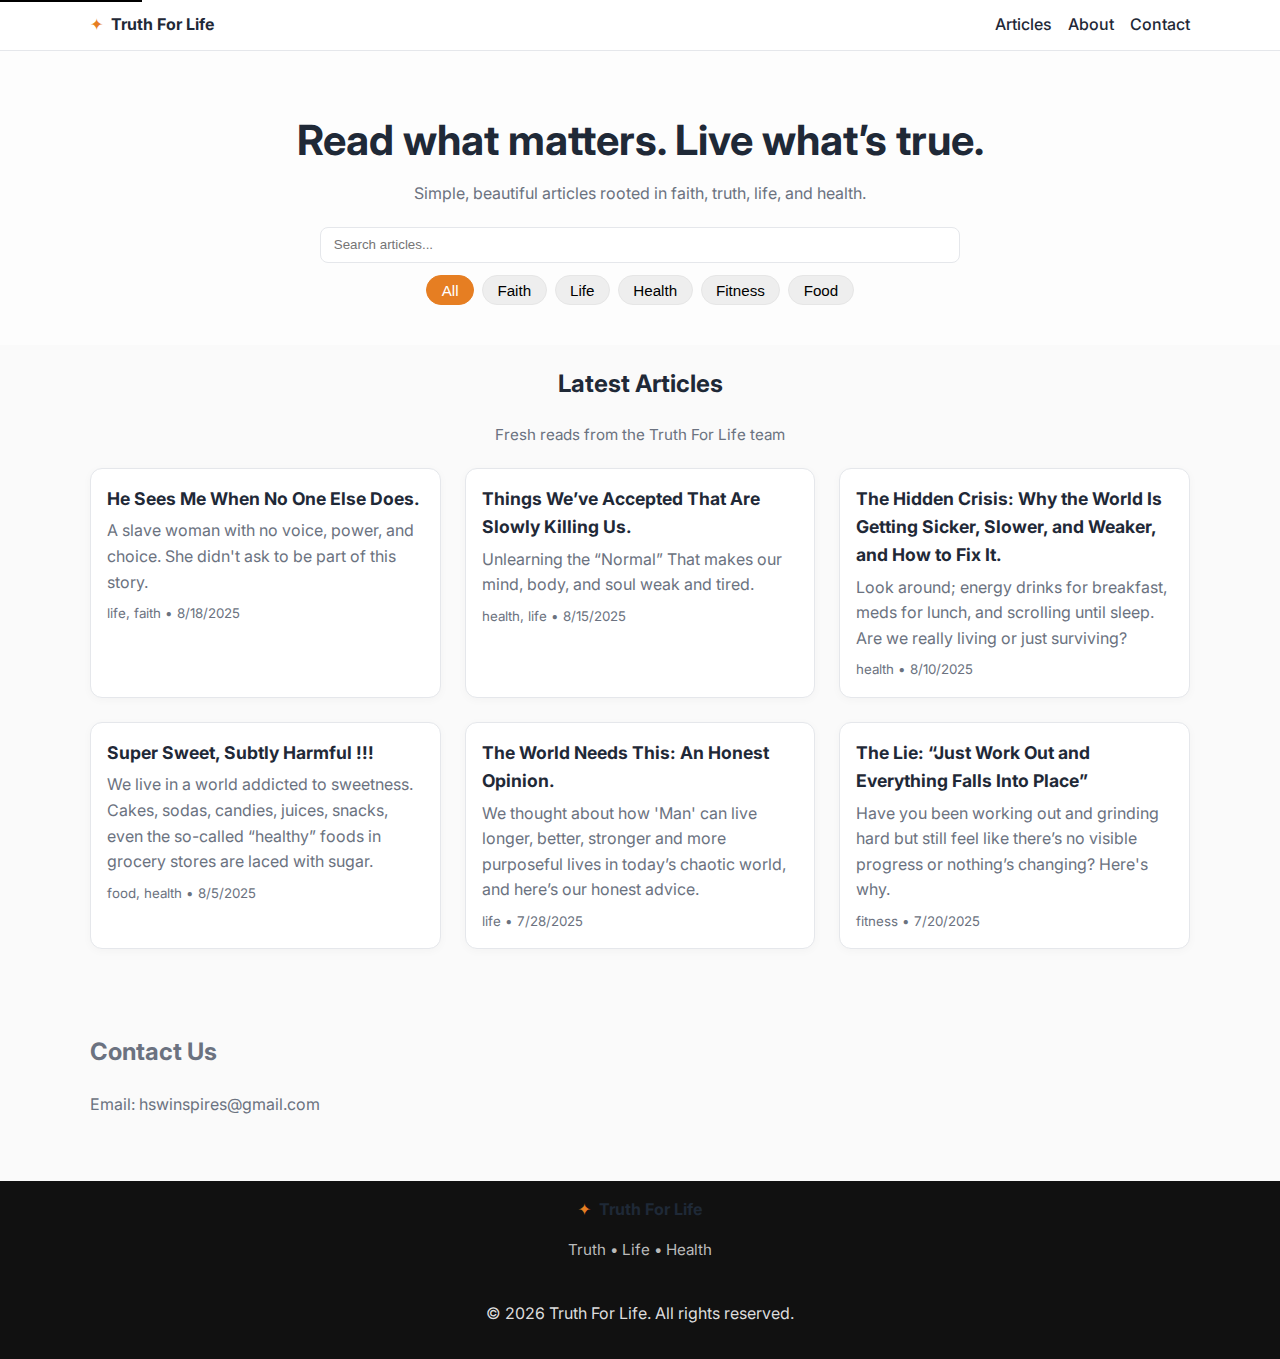
<file: index.html>
<!DOCTYPE html>
<html lang="en">
<head>
  <meta charset="utf-8" />
  <meta name="viewport" content="width=device-width,initial-scale=1" />
  <title>Truth For Life</title>
  <link rel="stylesheet" href="styles/main.css">
</head>
<body data-page="home">
  <a class="skip-link" href="#articles">Skip to articles</a>

  <header class="site-header">
    <div class="container header-bar">
      <a class="brand" href="index.html" aria-label="Truth For Life home">
        <span class="brand-mark">✦</span><span class="brand-name">Truth For Life</span>
      </a>
      <nav class="primary-nav" aria-label="Primary">
        <ul class="menu">
          <li><a href="#articles">Articles</a></li>
          <li><a href="about.html" target="_blank">About</a></li>
          <li><a href="#contact">Contact</a></li>
        </ul>
      </nav>
    </div>
  </header>

  <main class="site-main">
    <section class="hero">
      <div class="container">
        <h1>Read what matters. Live what’s true.</h1>
        <p class="hero-sub">Simple, beautiful articles rooted in faith, truth, life, and health.</p>

        <div class="controls">
          <input id="search" type="search" placeholder="Search articles..." aria-label="Search articles" />
          <div class="chip-row" role="tablist" aria-label="Filter by category">
            <button class="chip is-active" data-filter="all">All</button>
            <button class="chip" data-filter="faith">Faith</button>
            <button class="chip" data-filter="life">Life</button>
            <button class="chip" data-filter="health">Health</button>
            <button class="chip" data-filter="fitness">Fitness</button>
            <button class="chip" data-filter="food">Food</button>
          </div>
        </div>
      </div>
    </section>

    <section id="articles" class="section-articles">
      <div class="container">
        <div class="section-head">
          <h2>Latest Articles</h2>
          <p class="section-sub">Fresh reads from the Truth For Life team</p>
        </div>

        <div id="article-list" class="grid" aria-live="polite"></div>
        <p id="list-empty" class="empty hidden">No articles match your search.</p>
        <p id="list-error" class="error" role="alert"></p>

        <div class="pagination">
          <button id="load-more" class="btn btn-ghost">Load more</button>
        </div>
      </div>
    </section>

    

    <section id="contact" class="section muted">
      <div class="container">
        <h2>Contact Us</h2>
        <p>Email: hswinspires@gmail.com
        </p>
      </div>
    </section>
  </main>

  <footer class="site-footer">
    <div class="container footer-grid">
      <div>
        <a class="brand" href="index.html">
          <span class="brand-mark">✦</span><span class="brand-name">Truth For Life</span>
        </a>
        <p class="foot-note">Truth • Life • Health</p>
      </div>
      <p class="copyright">© <span id="year"></span> Truth For Life. All rights reserved.</p>
    </div>
  </footer>

  <script src="scripts/app.js" defer></script>
</body>
</html>
</file>
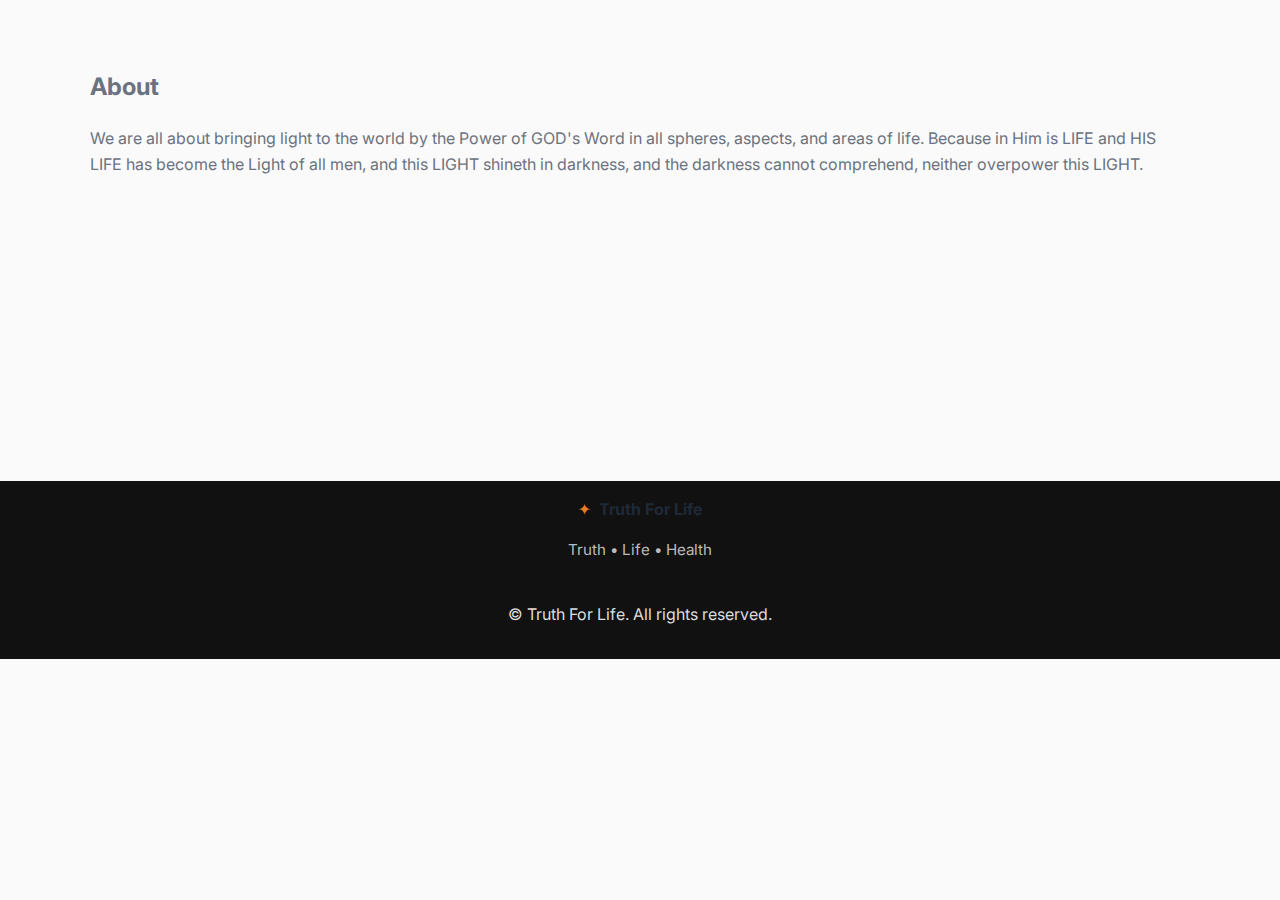
<file: about.html>
<!DOCTYPE html>
<html lang="en">
<head>
  <meta charset="UTF-8">
  <meta name="viewport" content="width=device-width, initial-scale=1.0">
  <title>Truth For Life</title>
  <link rel="stylesheet" href="styles/main.css">
</head>
<body>
  <section id="about" class="section muted">
      <div class="container">
        <h2>About</h2>
        <p>We are all about bringing light to the world by the Power of GOD's Word
        in all spheres, aspects, and areas of life. Because in Him is LIFE and
        HIS LIFE has become the Light of all men, and this LIGHT shineth in
        darkness, and the darkness cannot comprehend, neither overpower this
        LIGHT.</p>
      </div>
    </section>

    <footer class="site-footer" style="position: relative; margin-top: 15rem;">
    <div class="container footer-grid">
      <div>
        <a class="brand" href="index.html">
          <span class="brand-mark">✦</span><span class="brand-name">Truth For Life</span>
        </a>
        <p class="foot-note">Truth • Life • Health</p>
      </div>
      <p class="copyright">© <span id="year"></span> Truth For Life. All rights reserved.</p>
    </div>
  </footer>
</body>
</html>
</file>
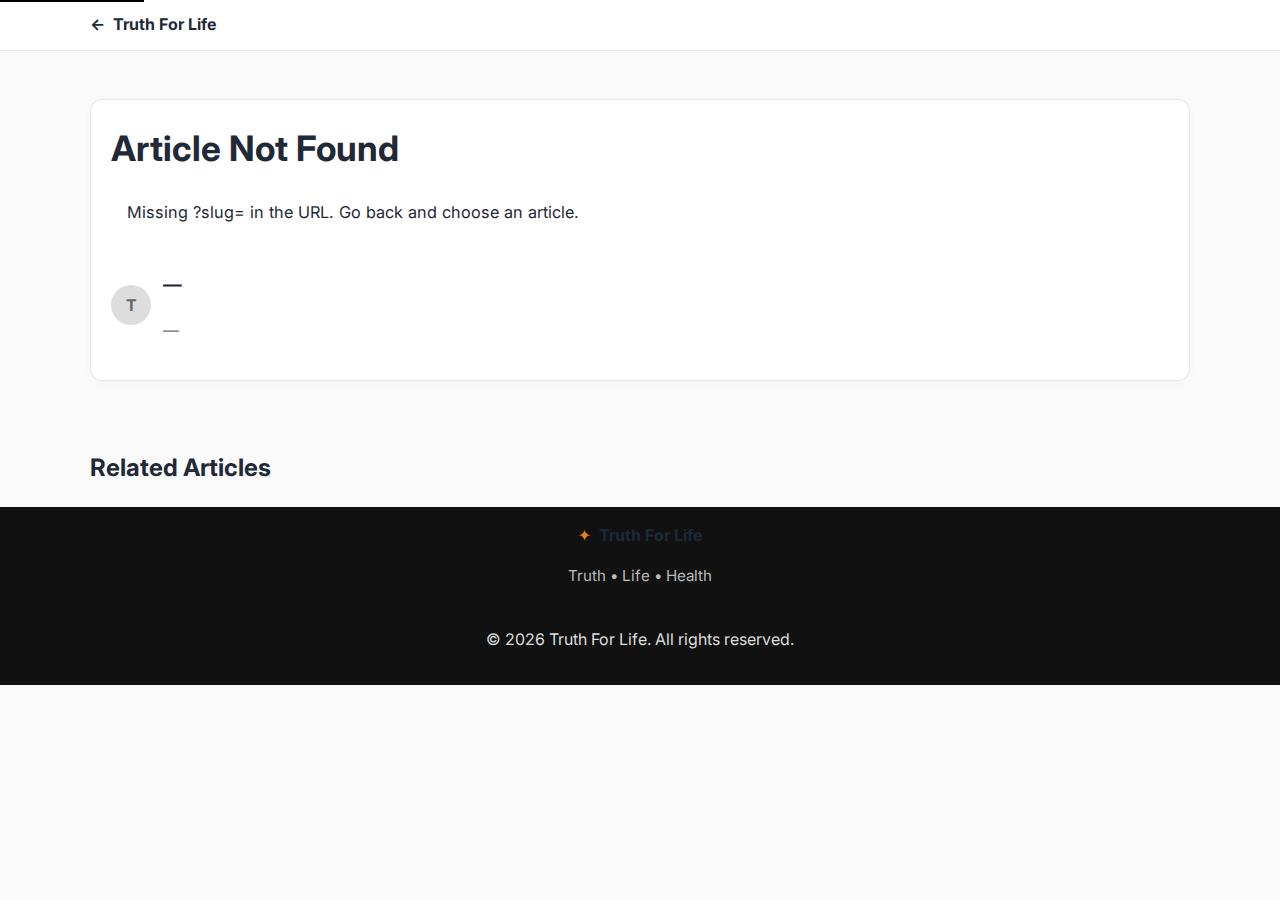
<file: article.html>
<!-- article.html -->
<!doctype html>
<html lang="en">
<head>
  <meta charset="utf-8" />
  <meta name="viewport" content="width=device-width, initial-scale=1" />
  <meta name="description" content="Truth For Life — article" />
  <title>Loading… • Truth For Life</title>
  <link rel="stylesheet" href="styles/main.css" />
</head>
<body data-page="article">
  <a class="skip-link" href="#post">Skip to content</a>

  <header class="site-header">
    <div class="container header-bar">
      <a class="brand" href="index.html" aria-label="Back to home">
        ← <span class="brand-name">Truth For Life</span>
      </a>
    </div>
  </header>

  <main class="site-main">
    <section class="section">
      <div class="container article-layout">
        <article id="post" class="post">
          <header class="post-header">
            <h1 id="post-title" class="post-title">Loading…</h1>
            <div class="post-meta">
              <span id="post-author"></span>
              <time id="post-date"></time>
              <span id="post-readtime" class="readtime"></span>
            </div>
          </header>
          <div id="post-content" class="post-content"><p>Loading article…</p></div>
          <footer class="post-footer">
            <section class="author-box">
              <div class="avatar" aria-hidden="true">T</div>
              <div>
                <h3 id="author-name">—</h3>
                <p id="author-bio" class="muted">—</p>
              </div>
            </section>
          </footer>
        </article>
      </div>
    
    </section>
    <section id="related-articles" class="section-related">
      <div class="container">
        <h2>Related Articles</h2>
      <div id="related-list" class="grid"></div>
      </div>
    </section>
    
  </main>

  <footer class="site-footer">
    <div class="container footer-grid">
      <div>
        <a class="brand" href="index.html">
          <span class="brand-mark">✦</span><span class="brand-name">Truth For Life</span>
        </a>
        <p class="foot-note">Truth • Life • Health</p>
      </div>
      <p class="copyright">© <span id="year"></span> Truth For Life. All rights reserved.</p>
    </div>
  </footer>

  <script src="scripts/app.js" defer></script>
</body>
</html>
</file>
<file: styles/main.css>
/* styles/main.css */
@import url('https://fonts.googleapis.com/css2?family=Geologica:wght@100..900&family=Inter:ital,opsz,wght@0,14..32,100..900;1,14..32,100..900&family=Montserrat:ital,wght@0,100..900;1,100..900&family=Nunito+Sans:ital,opsz,wght@0,6..12,200..1000;1,6..12,200..1000&display=swap');


/* ---------- Reset & Base ---------- */
*, *::before, *::after {
  box-sizing: border-box; 
}

html {
  scroll-behavior: smooth; 
}

body {
  margin: 0; 
  font: 16px/1.6  inter, system-ui, -apple-system, Segoe UI, Roboto, Arial, sans-serif; 
  color: #1f2937; 
  background: #fafafa; 
}

img {
  max-width: 100%; 
  display: block;
}

a { 
  color: inherit;
}

:root {
--accent: #e67e22;
--text: #1f2937;
--muted: #6b7280;
--bg: #fafafa;
--card: #ffffff;
--border: #e5e7eb;
}

.container {
  width: 92%; 
  max-width: 1100px; 
  margin: 0 auto; 
}

.section {
  padding: 3rem 0; 
}

.section-head {
  text-align: center; 
  margin-bottom: 1.25rem; 
}

.section-sub {
  color: var(--muted); 
  font-size: .95rem; 
}

.muted {
  color: var(--muted); 
}

.hidden {
  display: none !important;
}

.skip-link {
  position: absolute; 
  left: 0; 
  top: -40px; 
  background: #000; 
  color: #fff; 
  padding: .5rem 1rem; 
  z-index: 100; 
  text-decoration: none; 
}

.skip-link:focus {
  top: 0; 
}


/* ---------- Header ---------- */
.site-header {
  position: sticky; 
  top: 0; 
  background: #fff; 
  border-bottom: 1px solid var(--border); 
  z-index: 10; 
}

.header-bar {
  display: flex; 
  align-items: center; 
  justify-content: space-between; 
  padding: 0.75rem 0; 
}

.brand {
  display: inline-flex; 
  align-items: center; 
  gap: .5rem; 
  text-decoration: none; 
  font-weight: 700; color: var(--text); 
}

.brand-mark {
  color: var(--accent); 
}

.menu { 
  display: flex; 
  gap: 1rem; 
  list-style: none; 
  padding: 0; 
  margin: 0;
}

.menu a {
  text-decoration: none; 
  color: var(--text); 
  font-weight: 500;
}

.menu a:hover {
  color: var(--accent);
}


/* ---------- Hero & Controls ---------- */
.hero {
  background: #fdfdfd; 
  padding: 3.5rem 0 2.5rem; 
  text-align: center;
}

.hero h1 {
  margin: 0; 
  font-size: clamp(1.6rem, 2.2vw + 1rem, 2.6rem);
}

.hero-sub {
  color: var(--muted); 
  max-width: 640px; 
  margin: .5rem auto 0;
}

.controls {
  margin-top: 1.25rem; 
  display: grid; 
  gap: .75rem; 
  justify-items: center;
}

#search {
  width: min(640px, 92%); 
  padding: .6rem .8rem; 
  border: 1px solid var(--border); 
  border-radius: 8px;
}

.chip-row {
  display: flex; 
  flex-wrap: wrap; 
  gap: .5rem; 
  justify-content: center;
}

.chip {
  background: #eee; 
  border: 1px solid #e6e6e6; 
  padding: .35rem .9rem; 
  border-radius: 999px; 
  font-size: .95rem;
}

.chip:hover {
  background: #eaeaea;
}

.chip.is-active {
  background: var(--accent); 
  color: #fff; 
  border-color: var(--accent);
}


/* ---------- Grid & Cards ---------- */
.grid {
  display: grid; 
  grid-template-columns: repeat(auto-fit, minmax(260px, 1fr)); 
  gap: 1.5rem;
}

.card {
  background: var(--card); 
  border: 1px solid var(--border); 
  border-radius: 12px; 
  padding: 1rem; 
  text-decoration: none; 
  color: var(--text); 
  box-shadow: 0 2px 10px rgba(0,0,0,.03); 
  transition: transform .18s, box-shadow .18s;
}

.card:hover {
  transform: translateY(-3px); 
  box-shadow: 0 8px 18px rgba(0,0,0,.06);
}

.card h3 {
  margin: 0 0 .35rem 0; 
  font-size: 1.1rem;
}

.card p {
  margin: 0; 
  color: var(--muted);
}

.card small {
  color: var(--muted); 
  display: block; 
  margin-top: .5rem;
}


/* ---------- Article Page ---------- */
.article-layout .post {
  background: var(--card); 
  border: 1px solid var(--border); 
  border-radius: 12px; 
  padding: 1.25rem; 
  box-shadow: 0 2px 10px rgba(0,0,0,.03);
}

.post-title {
  margin-top: 0; 
  margin-bottom: .35rem; 
  font-size: clamp(1.4rem, 1.6vw + 1rem, 2.2rem);
}

.post-meta {
  color: var(--muted); 
  display: flex; 
  gap: .75rem; 
  flex-wrap: wrap;
}

.post-content img {
  max-width: 100%;
  display: block;
  margin: 20px auto;
  height: auto;
  border-radius: 12px;
}

.post-content p {
  line-height: 1.8; 
  margin: 1rem 0;
  padding: 0 1rem;
  font-size: 1.02rem;
}

.author-box {
  display: grid; 
  grid-template-columns: 40px 1fr; 
  gap: .75rem; 
  align-items: center; 
  margin-top: 1.5rem;
}

.avatar {
  width: 40px; 
  height: 40px; 
  border-radius: 50%; 
  background: #ddd; 
  display: grid; 
  place-items: center; 
  color: #666; 
  font-weight: 700;
}


/* ---------- Footer ---------- */
.site-footer {
  background: #111; 
  color: #ddd; 
  text-align: center; 
  padding: 1rem 0;
}

.footer-grid {
  display: grid; 
  place-items: center; 
  gap: .5rem;
}

.foot-note {
  color: #bbb; 
  font-size: .95rem;
}

.error {
  color: #b00020;
}

.empty {
  color: #6b7280; 
  text-align: center; 
  margin-top: 1rem;
}

/* ---------- Image ---------- */

@media (max-width: 768px){
  .hero h1 {
    font-size: 1.8rem;
    line-height: 1.3;
  }
  .hero-sub {
    font-size: 1rem;
  }  
}


@media (max-width: 600px) {
  .hero { 
    padding: 2.25rem 0 1.5rem; 
  }
  .hero h1 { 
    font-size: clamp(1.35rem, 5vw + .6rem, 2rem); 
    line-height: 1.25; 
  }
  .hero-sub .chip-row .related .card .section-head { 
    font-size: .98rem; 
  }
.post-content p {
  font-size: 1rem;
}
}


@media (max-width: 480px){
.hero h1 {
    font-size: 1.1rem;
  }
  .hero-sub .section-head .card {
    font-size: .9rem;
  }
  .post-content p {
  font-size: .9rem;
}
  
  .brand {
    font-size: .8rem;
  }
  .primary-nav {
    font-size: .8rem;
  }
  .chip-row .related {
    font-size: .8rem;
  }
}

/**----- Related Article -----**/
.related h2 {
  margin-bottom: 1rem;
  font-size: 1.5rem;
}

.related .grid {
  display: grid;
  gap: 1rem;
  grid-template-columns: repeat(auto-fit, minmax(250px, 1fr));
}

.related .card {
  padding: 1rem;
  border: 1px solid #eee;
  border-radius: 8px;
  text-decoration: none;
  color: inherit;
  background: #fafafa;
  transition: transform 0.2s ease;
}

.related .card:hover {
  transform: translateY(-4px);
  background: #fff;
}
</file>
